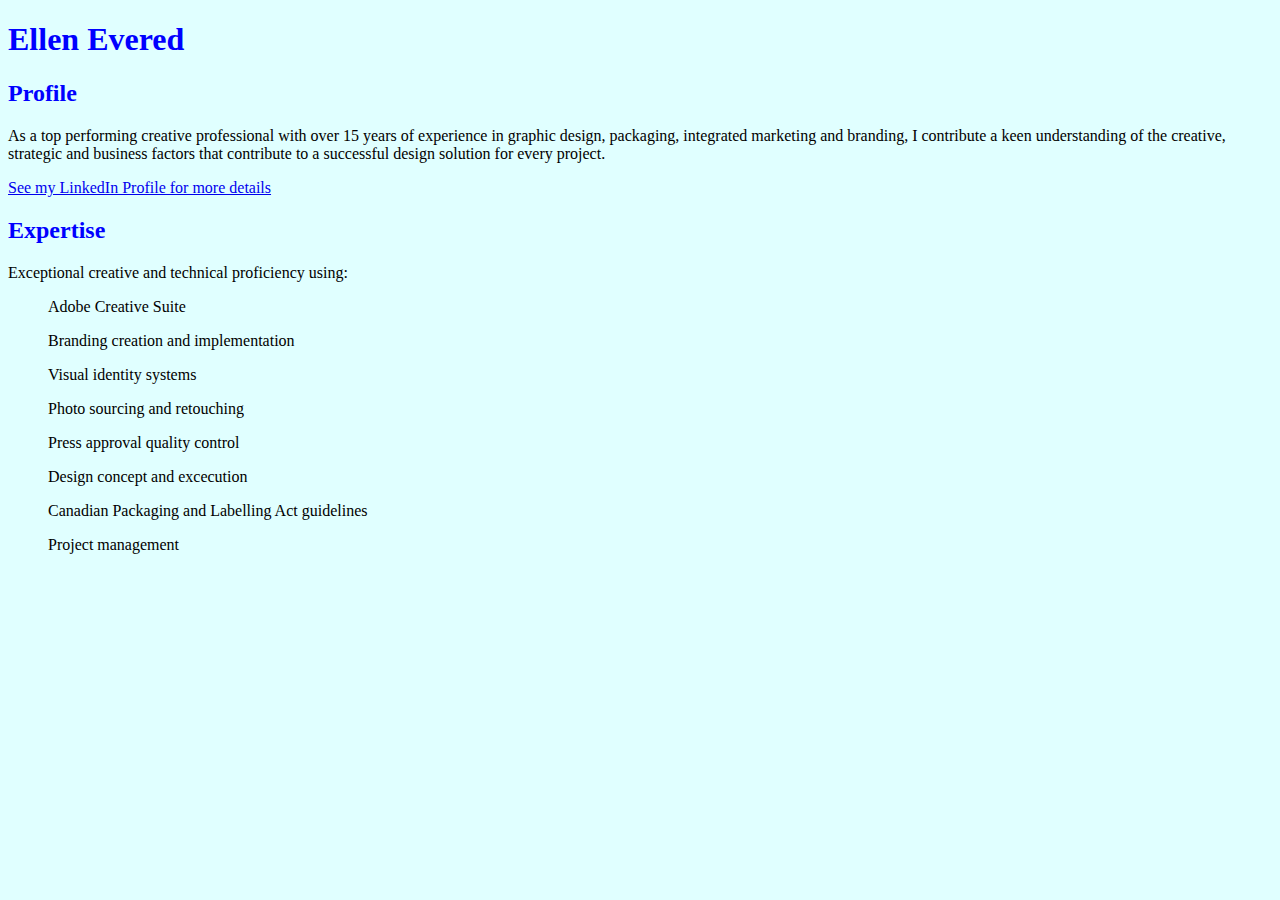
<file: unit_1/index.html>
<!DOCTYPE html>

<html>
<head>
	<title>Ellen Evered Design</title>
	<link rel="stylesheet" type="text/css" href="css/style.css">
		<body>
			<h1>Ellen Evered</h1>

			<h2>Profile</h2>
			<p>As a top performing creative professional with over 15 years of experience in graphic design, packaging, integrated marketing and branding, I contribute a keen understanding of the creative, strategic and business factors that contribute to a successful design solution for every project.</p>
			<a href="https://www.linkedin.com/in/ellen-evered-30b14967/">See my LinkedIn Profile for more details</a>

			<h2>Expertise</h2>
			<p>Exceptional creative and technical proficiency using:</p>
			<ul>Adobe Creative Suite</ul>
			<ul>Branding creation and implementation</ul>
			<ul>Visual identity systems</ul>
			<ul>Photo sourcing and retouching</ul>
			<ul>Press approval quality control</ul>
			<ul>Design concept and excecution</ul>
			<ul>Canadian Packaging and Labelling Act guidelines</ul>
			<ul>Project management</ul>

		</body>
</file>
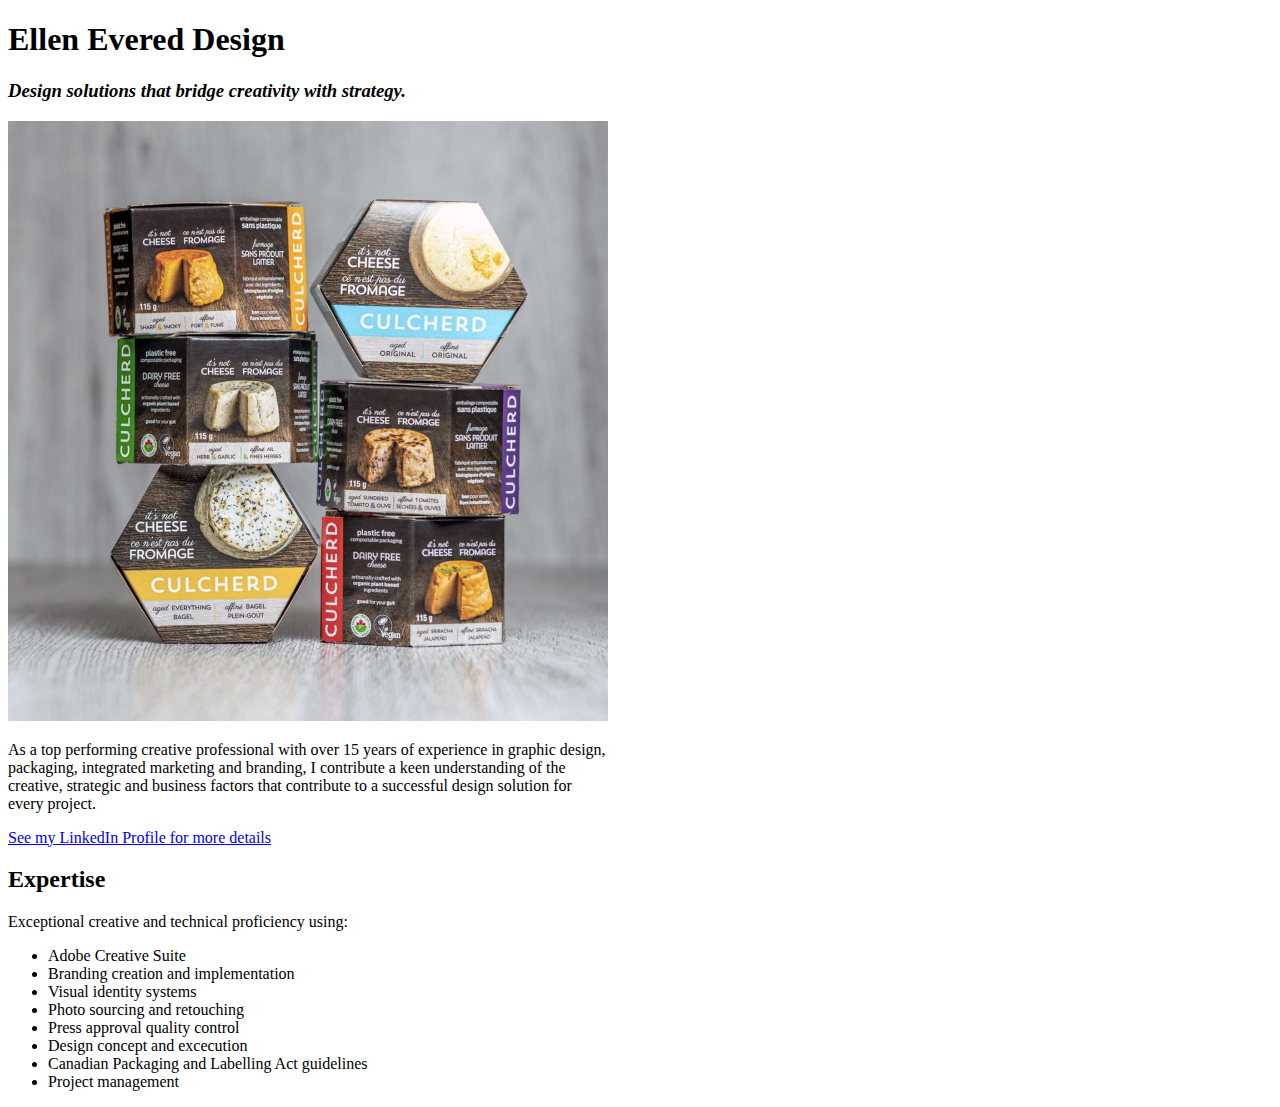
<file: unit_3/index.html>
<!DOCTYPE html>
<html>
<head>
	<title>Ellen Evered Design</title>
	<link rel="stylesheet" type="text/css" href="css/style.css">
</head>
<body>
	<h1>Ellen Evered Design</h1>
	<p id= "slogan">Design solutions that bridge creativity with strategy.</p>
	<img src="images/culcherd_pic1.jpg"
		 alt="culcherd non dairy cheese packaging"
		 title="culcherd packaging">
	<p>As a top performing creative professional with over 15 years of experience in graphic design, packaging, integrated marketing and branding, I contribute a keen understanding of the creative, strategic and business factors that contribute to a successful design solution for every project.</p>
			<a href="https://www.linkedin.com/in/ellen-evered-30b14967/">See my LinkedIn Profile for more details</a>

			<h2>Expertise</h2>
			<p>Exceptional creative and technical proficiency using:</p>
			<ul>
			<li>Adobe Creative Suite</li>
			<li>Branding creation and implementation</li>
			<li>Visual identity systems</li>
			<li>Photo sourcing and retouching</li>
			<li>Press approval quality control</li>
			<li>Design concept and excecution</li>
			<li>Canadian Packaging and Labelling Act guidelines</li>
			<li>Project management</li>
			</ul>

</body>
</html>
</file>
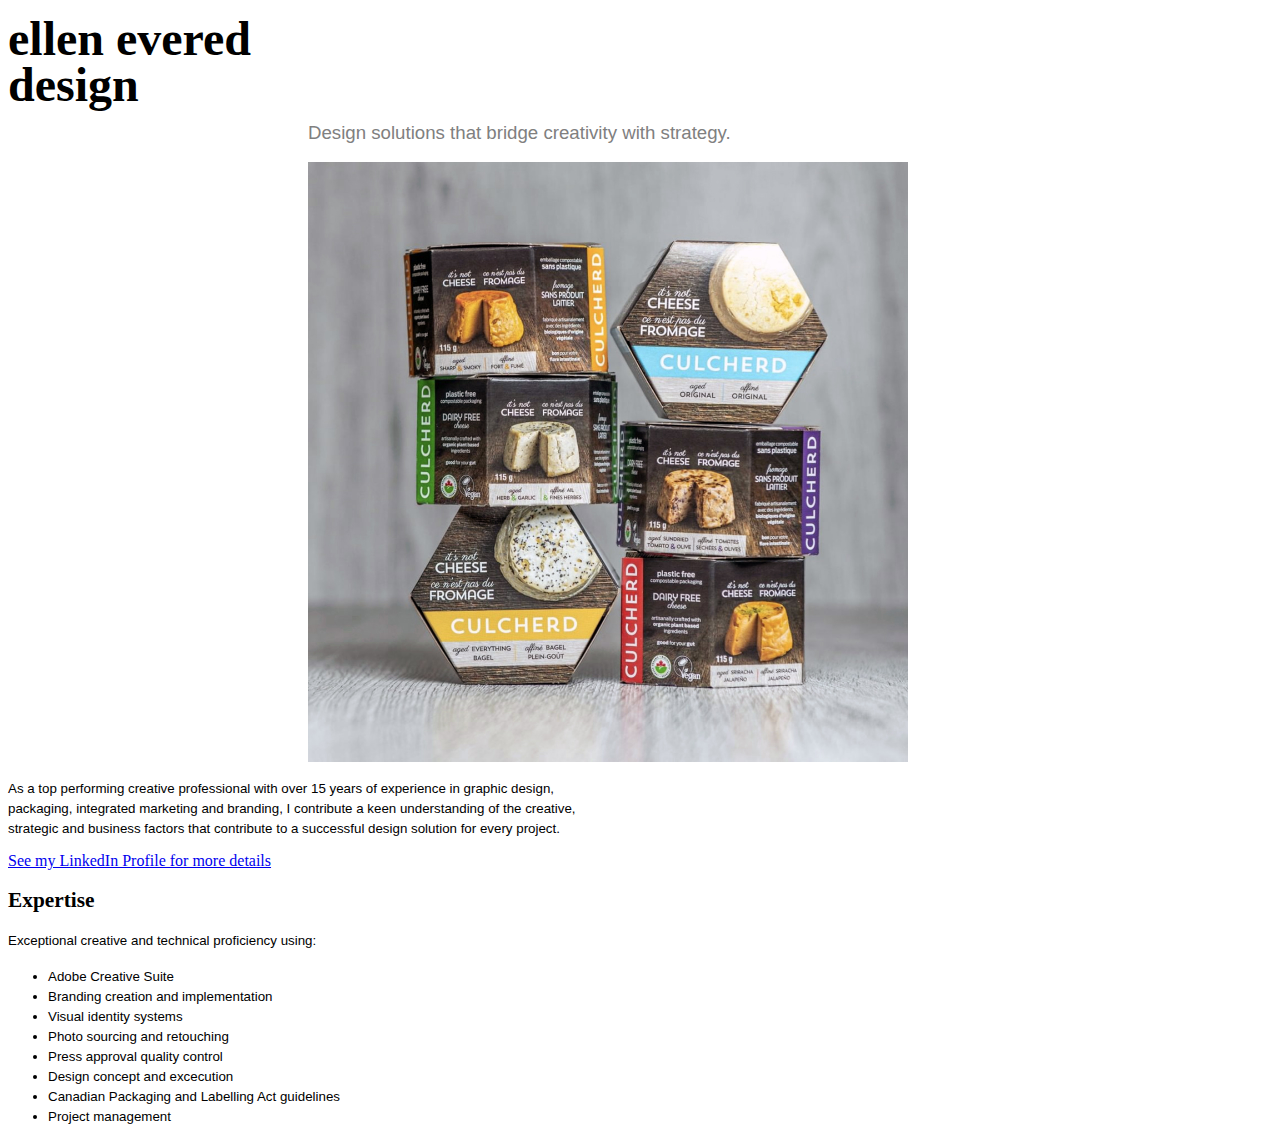
<file: unit_4/index.html>
<!DOCTYPE html>
<html>
<head>
	<title>Ellen Evered Design</title>
	<link rel="stylesheet" type="text/css" href="css/style.css">
</head>
<body>
	<h1>ellen evered</h1> 
	<h1>design</h1>

	<p id= "slogan">Design solutions that bridge creativity with strategy.</p>
	<img src="images/culcherd_pic1.jpg"
		 alt="culcherd non dairy cheese packaging"
		 title="culcherd packaging">
	<p>As a top performing creative professional with over 15 years of experience in graphic design, packaging, integrated marketing and branding, I contribute a keen understanding of the creative, strategic and business factors that contribute to a successful design solution for every project.</p>
			<a href="https://www.linkedin.com/in/ellen-evered-30b14967/">See my LinkedIn Profile for more details</a>

			<h2>Expertise</h2>
			<p>Exceptional creative and technical proficiency using:</p>
			<ul>
			<li>Adobe Creative Suite</li>
			<li>Branding creation and implementation</li>
			<li>Visual identity systems</li>
			<li>Photo sourcing and retouching</li>
			<li>Press approval quality control</li>
			<li>Design concept and excecution</li>
			<li>Canadian Packaging and Labelling Act guidelines</li>
			<li>Project management</li>
			</ul>

</body>
</html>
</file>
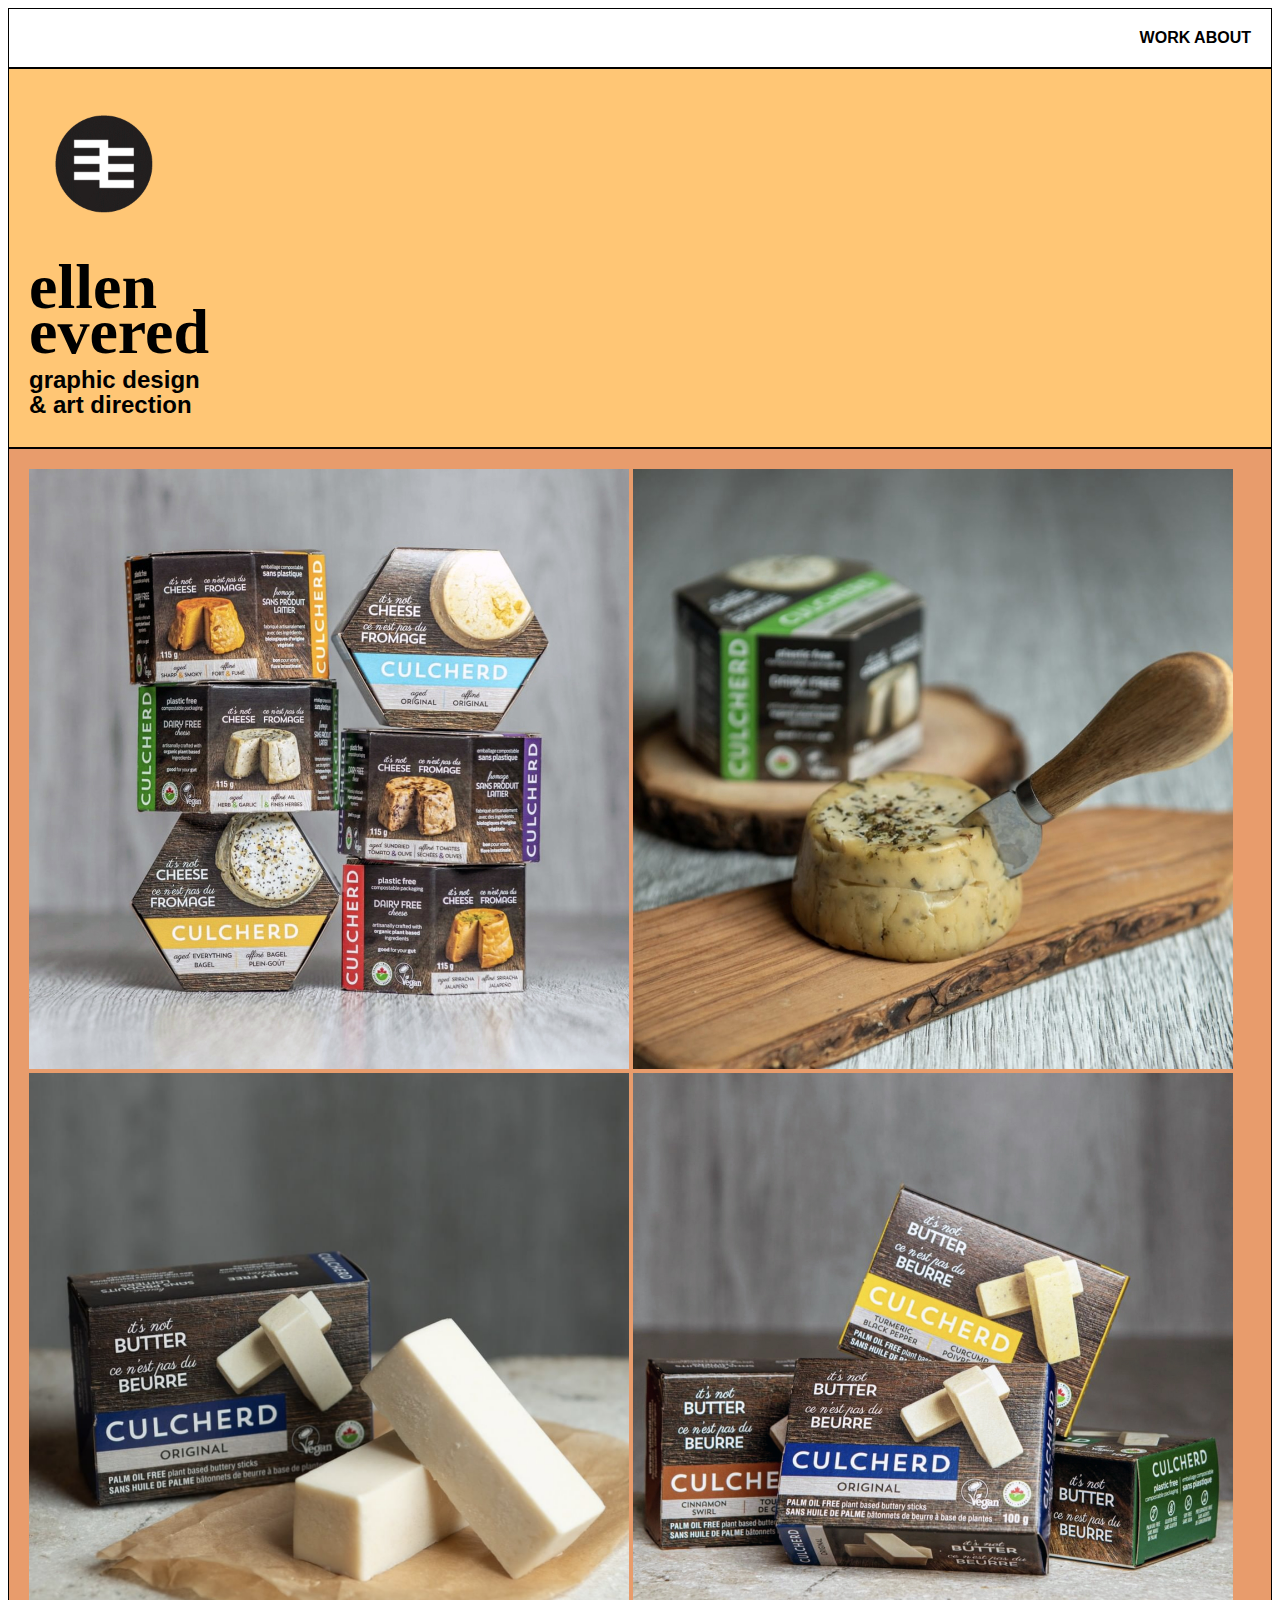
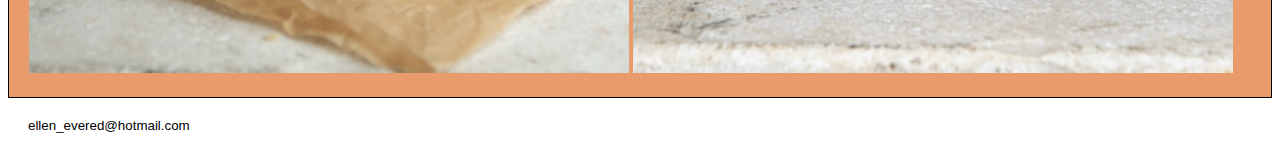
<file: unit_5/index.html>
<!DOCTYPE html>
<html>
<head>
	<title>Ellen Evered Design</title>
	<link rel="stylesheet" type="text/css" href="css/style.css">
</head>

<body>
	<div class="wrapper">
		<header>
			<nav>WORK  ABOUT
			</nav>
		 </header>

		<section id="one"> 

        <aside class="menu">
			<img src="images/EE_logo.gif"
				alt="ellen evered logo"
				title="ellen evered logo"
				width=150px>
	
			<h1>ellen</h1>
			<h1>evered</h1> 
	
			<h2>graphic design</h2>
			<h2>& art direction</h2>
        </aside>

        <article class="pictures">
        	<img src="images/culcherd_pic1.jpg"
		 		alt="culcherd non dairy cheese packaging"
		 		title="culcherd cheese packaging"
		 		width=600px>
			<img src="images/culcherd_pic2.jpg"
		 		alt="culcherd non dairy cheese"
		 		title="non dairy cheese"
		 		width=600px>
			<img src="images/culcherd_pic3.jpg"
		 		alt="culcherd non dairy butter packaging"
		 		title="culcherd butter packaging"
		 		width=600px>
			<img src="images/culcherd_pic4.jpg"
		 		alt="culcherd non dairy butter"
		 		title="non dairy butter"
		 		width=600px>
        </article>

    	</section>

		 <footer>
		 	ellen_evered@hotmail.com
		 </footer>

		</div>

</body>
</html>
</file>
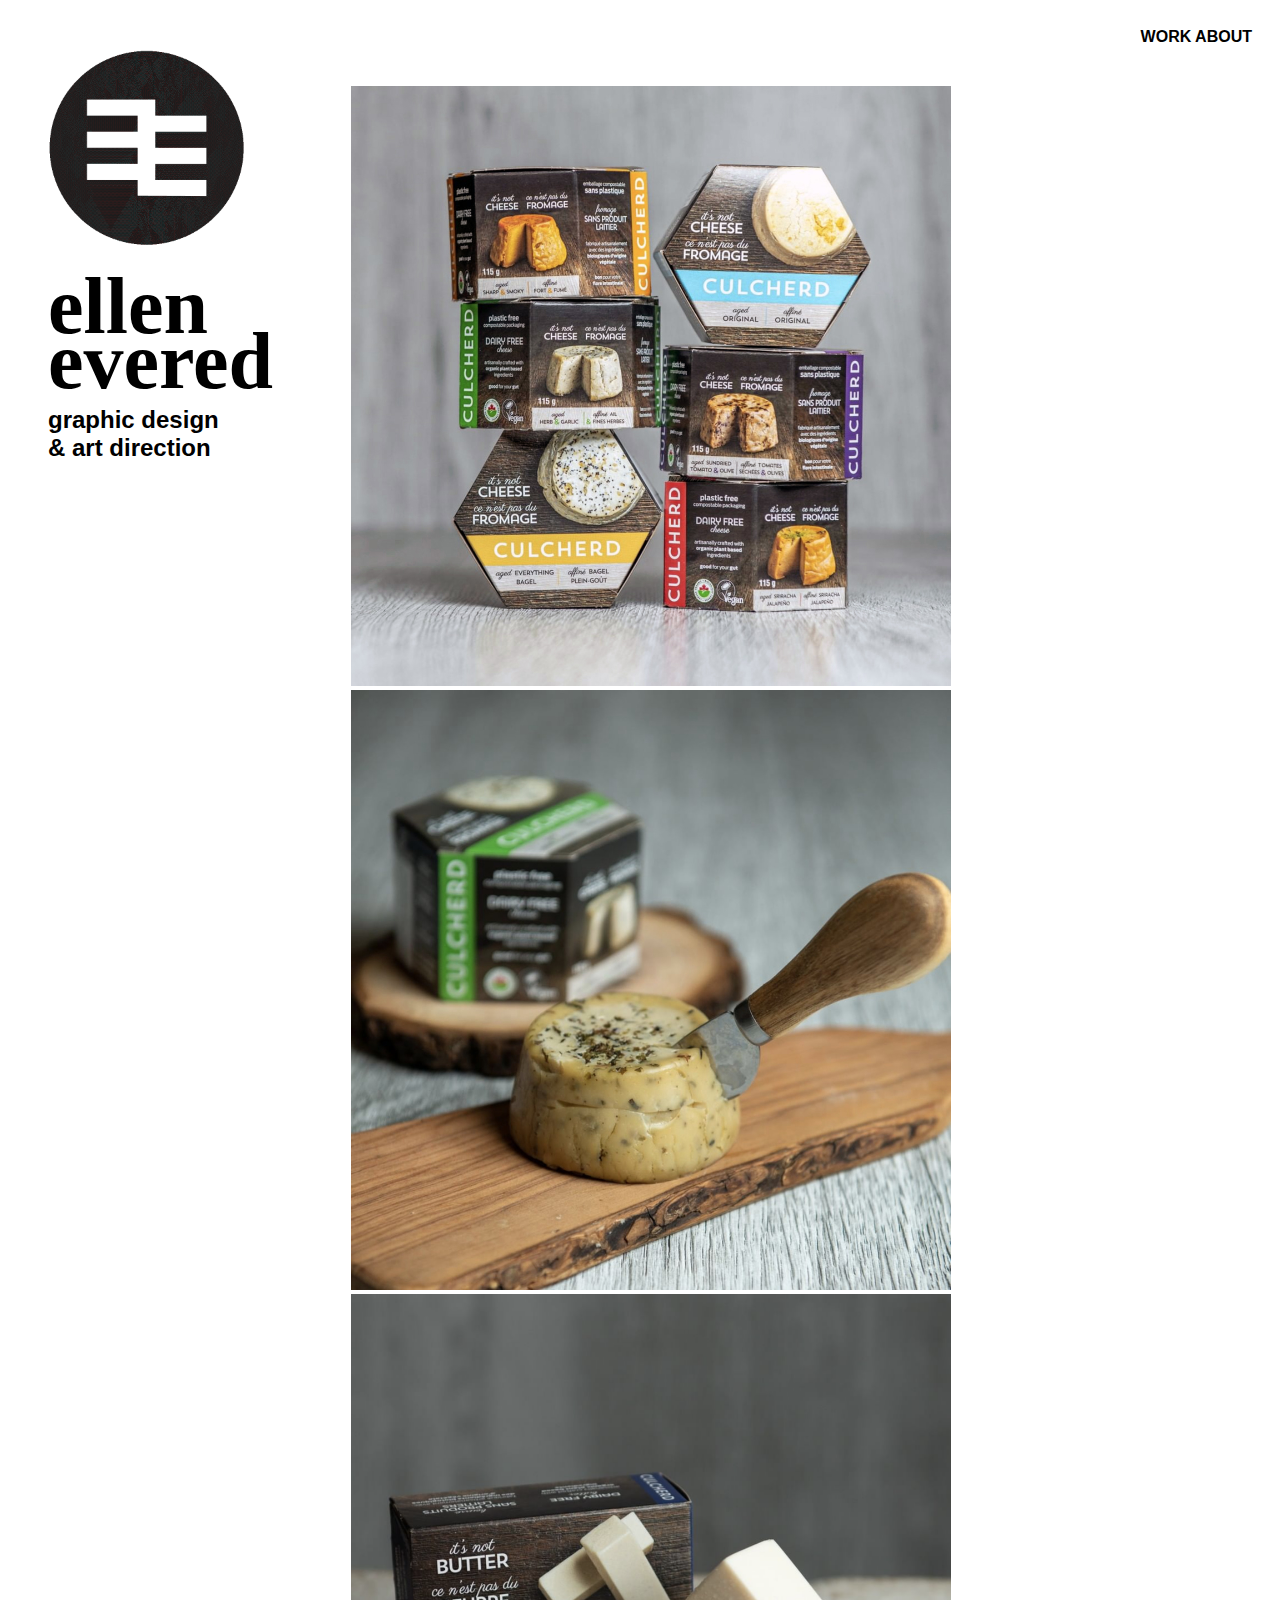
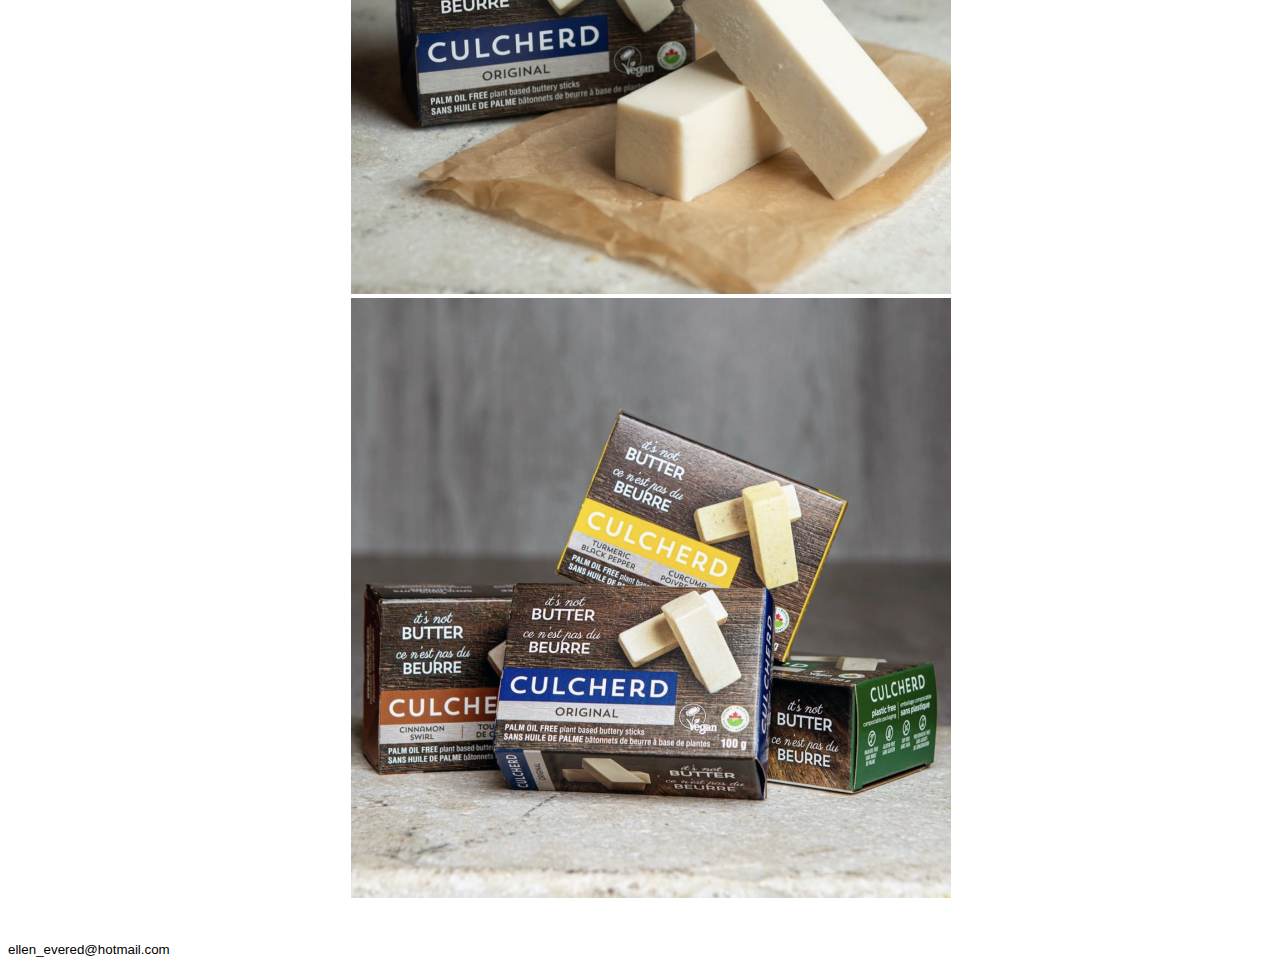
<file: unit_6/index.html>
<!DOCTYPE html>
<html>
<head>
	<title>Ellen Evered Design</title>
	<link rel="stylesheet" type="text/css" href="css/style.css">
</head>

<body>
	<div class="wrapper">
		<header>
			<nav>WORK  ABOUT
			</nav>
		 </header>

		<section id="two_column" class="clearfix"> 

        <aside id="left">
			<img src="images/EE_logo.gif"
				alt="ellen evered logo"
				title="ellen evered logo"
				width=200px>
	
			<h1>ellen</h1>
			<h1>evered</h1> 
	
			<h2>graphic design</h2>
			<h2>& art direction</h2>
        </aside>

        <article id="right">
        	<img src="images/culcherd_pic1.jpg"
		 		alt="culcherd non dairy cheese packaging"
		 		title="culcherd cheese packaging"
		 		width=600px>
			<img src="images/culcherd_pic2.jpg"
		 		alt="culcherd non dairy cheese"
		 		title="non dairy cheese"
		 		width=600px>
			<img src="images/culcherd_pic3.jpg"
		 		alt="culcherd non dairy butter packaging"
		 		title="culcherd butter packaging"
		 		width=600px>
			<img src="images/culcherd_pic4.jpg"
		 		alt="culcherd non dairy butter"
		 		title="non dairy butter"
		 		width=600px>
        </article>

    	</section>

		 <footer>
		 	ellen_evered@hotmail.com
		 </footer>

		</div>

</body>
</html>
</file>
<file: unit_1/css/style.css>
body {
	background-color: lightcyan;
}

h1, h2 {
	color: blue;
}

p, li {
	color: black;
}
</file>
<file: unit_3/css/style.css>
body {
	background-color: white ;
}


h1, h2 {
	color: black;
}

p, li {
	color: black;
	width: 600px;	
}

#slogan {
	font-style: italic;
	font-weight: bold;
	font-size: 14pt;
}

img {
	width: 600px;
}
</file>
<file: unit_4/css/style.css>
body {
	background-color: white ;
}


h1 {
	color: black;
	font-family: 'DM Serif Display', serif;
	font-weight: bold;
	font-size: 36pt;
	line-height: 10pt;
}

h2 {
	color: black;
	font-family: 'DM Serif Display', serif;
	font-weight: bold;
	font-size: 16pt;
}

p, li {
	color: black;
	width: 600px;
	font-family: 'Martel Sans', sans-serif;
	font-size: 10pt;	
	line-height: 15pt;
}

#slogan {
	color: gray;
	font-family: 'Martel Sans', sans-serif;
	font-size: 14pt;
	margin-left: 300px;
}

img {
	width: 600px;
	margin-left: 300px;
}
</file>
<file: unit_5/css/style.css>
nav {
	background-color: #E8C66A
	color: black;
	font-family: 'Martel Sans', sans-serif;
	font-weight: bold;
	font-size: 12pt;
	text-align: right;
	border: 1px black solid;
    padding: 20px;
}

h1 {
	color: black;
	font-family: 'DM Serif Display', serif;
	font-weight: bold;
	font-size: 48pt;
	line-height: 2pt;
}

h2 {
	color: black;
	font-family: 'Martel Sans', sans-serif;
	font-size: 18pt;
	line-height: 4pt;
}

img {
	display:inline;
}

aside {
	background-color: #FFC675;
	border: 1px black solid;
    padding: 20px;
}

article {
	background-color: #E89C6C;
	border: 1px black solid;
    padding: 20px;
}

footer {
	color: black;
	font-family: 'Martel Sans', sans-serif;
	font-size: 10pt;
	background-color: #FF957E
	border: 1px black solid;
    padding: 20px;
}
</file>
<file: unit_6/css/style.css>
.clearfix:after {
    visibility: hidden;
    display: block;
    font-size: 0;
    content: " ";
    clear: both;
    height: 0;
}

nav {
	background-color: #E8C66A
	color: black;
	font-family: 'Martel Sans', sans-serif;
	font-weight: bold;
	font-size: 12pt;
	float: right;
    padding: 20px;
}

h1 {
	color: black;
	font-family: 'DM Serif Display', serif;
	font-weight: bold;
	font-size: 60pt;
	line-height: 1pt;
}

h2 {
	color: black;
	font-family: 'Martel Sans', sans-serif;
	font-size: 18pt;
	line-height: 6pt;
}

img {align: left;
}

#two_column {
	background-color: white;
	padding: 20px;
}

#left {
	background-color: white;
	padding: 20px;
	float: left;
	width: 20%;
}

#right {
	background-color: white;
	padding: 20px;
	float: right;
	width: 72%;
}

footer {
	color: black;
	font-family: 'Martel Sans', sans-serif;
	font-size: 10pt;
	background-color: gray
    padding: 20px;
}
</file>
